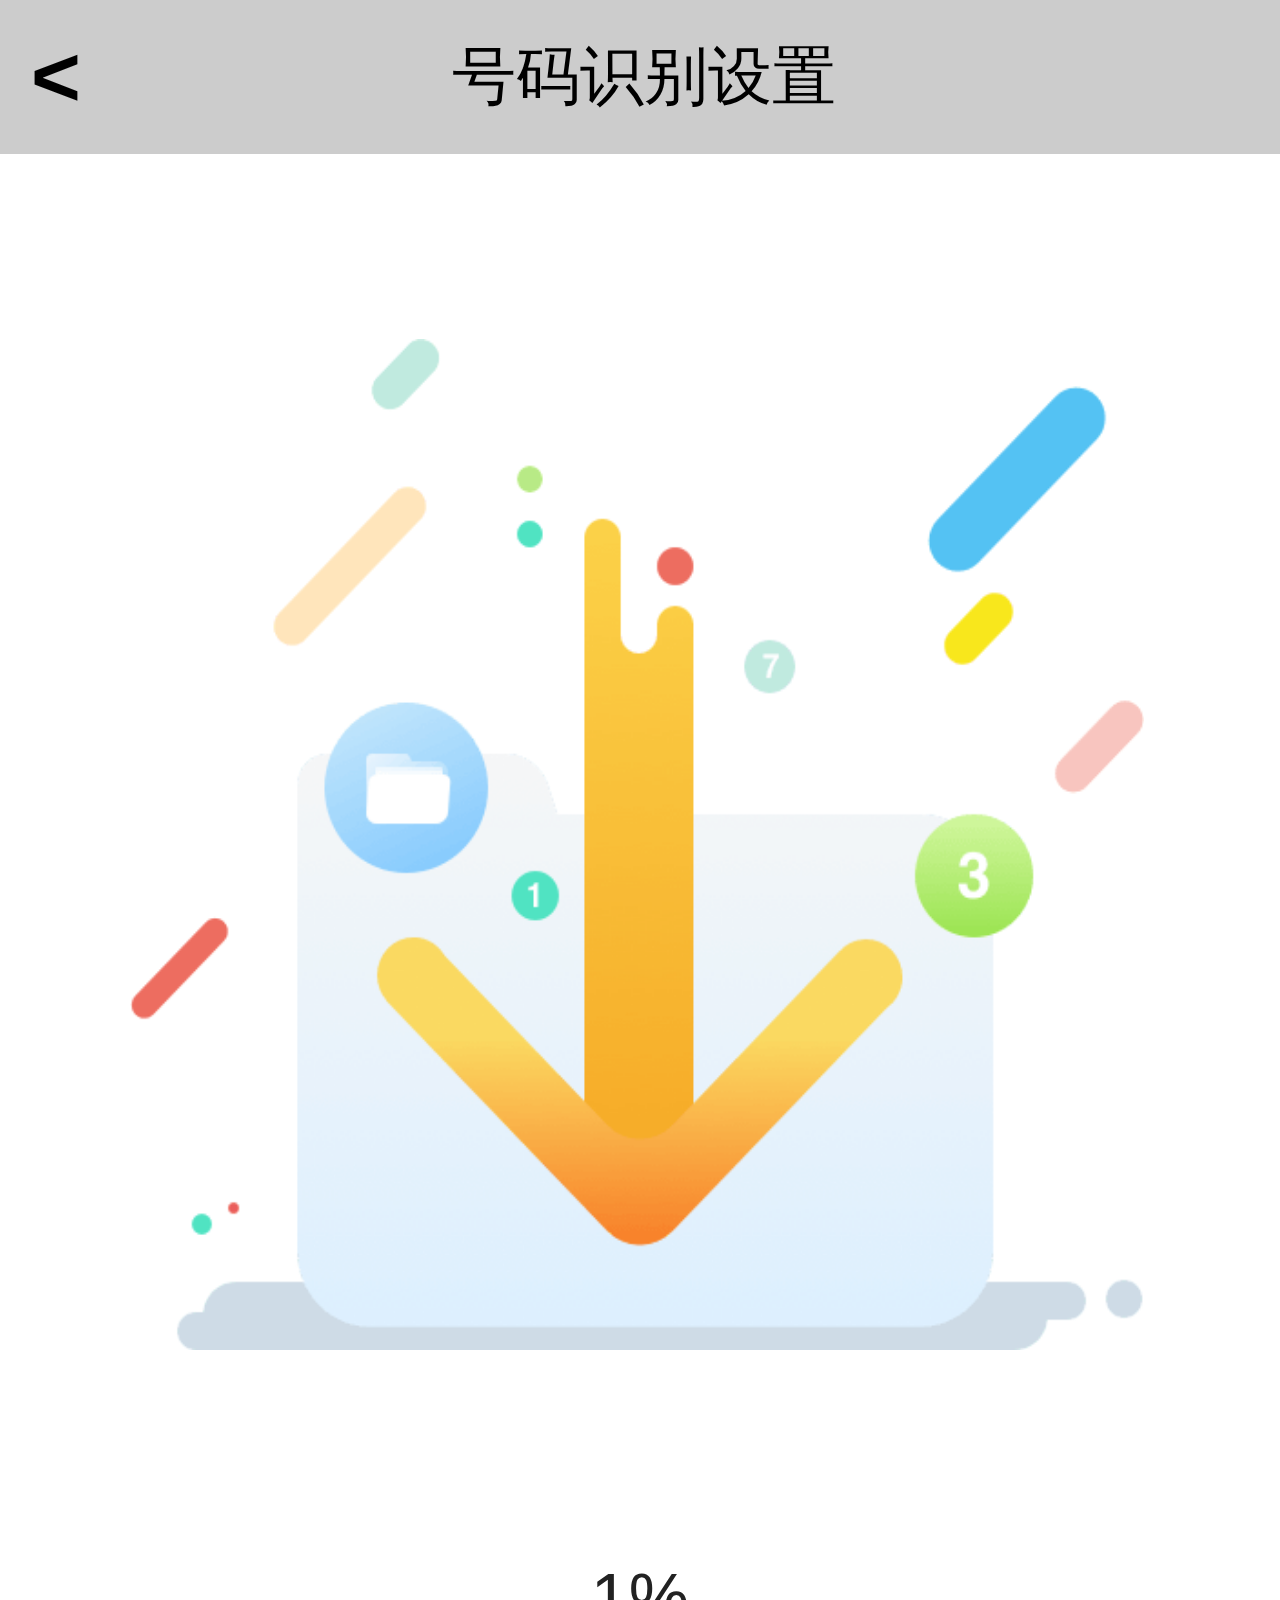
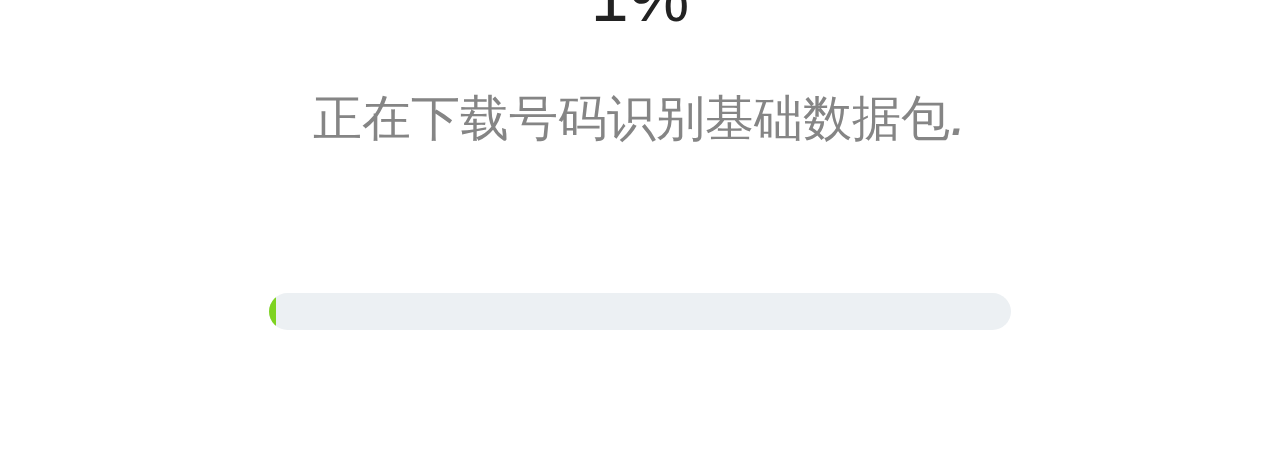
<file: index.html>
<!DOCTYPE html>
<html lang="en">
<head>
    <meta charset="UTF-8">
    <meta name="viewport"
          content="width=device-width,height=device-height, 
          initial-scale=1.0, user-scalable=no, 
          minimum-scale=1.0, maximum-scale=1.0">
    <meta http-equiv="X-UA-Compatible" content="ie=edge">
    <title>ios</title>
    <link rel="stylesheet" href="css/cube.css">
    <link rel="stylesheet" href="css/index.css">
    <script src="js/init.js"></script>
    <script src="js/jquery-3.1.1.min.js"></script>
</head>
<body>
    <div class="ios_head">
        <div> < </div>
        <p>号码识别设置</p>
    </div>
    <div class="ios_main">
        <!--图片-->
        <div class="i_m_img">
            <img src="images/bg_gengxin@2x.png"/>
        </div>
        <!--下载数据进度-->
        <div class="i_m">
            <span id="i_m_span">0%</span>
            <p id="i_m_p">正在下载号码识别基础数据包<i id="i_m_i"></i></p>
        </div>
        <!--进度条-->
        <div class="plan">
            <p><span id="plan_span"></span></p>
        </div>
    </div>
    <script src="js/index.js"></script>
</body>
</html>
</file>
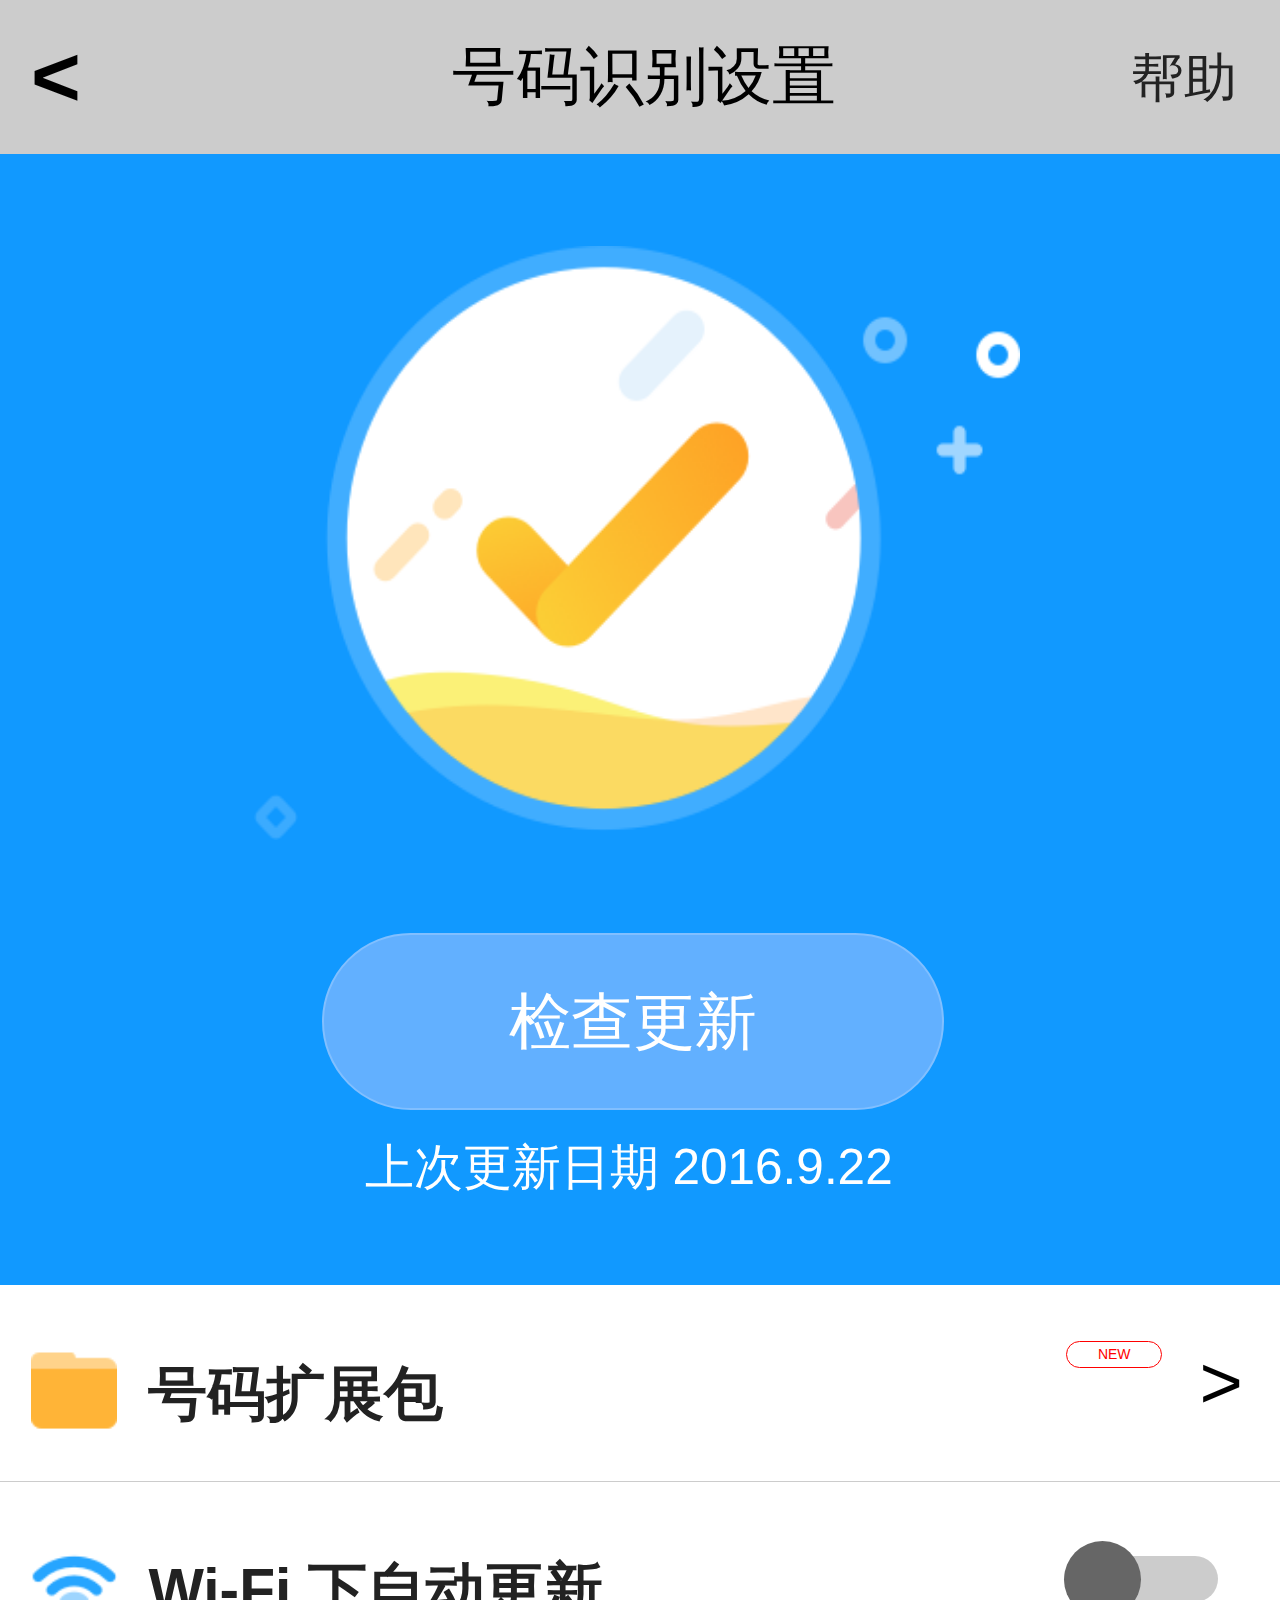
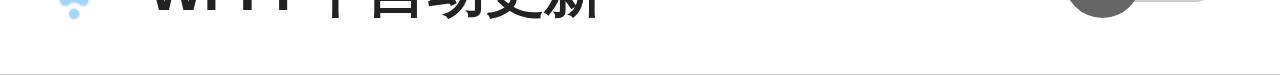
<file: style.html>
<!DOCTYPE html>
<html lang="en">
<head>
    <meta charset="UTF-8">
    <meta name="viewport"
          content="width=device-width,height=device-height, 
          initial-scale=1.0, user-scalable=no, 
          minimum-scale=1.0, maximum-scale=1.0">
    <meta http-equiv="X-UA-Compatible" content="ie=edge">
    <title>ios</title>
    <link rel="stylesheet" href="css/cube.css">
    <link rel="stylesheet" href="css/style.css">
    <script src="js/init.js"></script>
    <script src="js/jquery-3.1.1.min.js"></script>
</head>
<body>
    <div class="ios_head">
        <div> < </div>
        <p>号码识别设置</p>
        <a href="#">帮助</a>
    </div>
    <!--主体-->
    <div class="box_main">
        <!--图-->
        <div class="b_m_img">
            <img src="images/bg_dagou@2x.png"/>
        </div>
        <!--键-->
        <div class="main">
            <p id="main_p">检查更新</p>
            <span>上次更新日期&nbsp;2016.9.22</span>
        </div>
    </div>
    <!--li-->
    <ul>
        <li>
            <div class="li_left">
                <img src="images/iocn_wenjianbao@3x.png"/>
                <span>号码扩展包</span>
            </div>
            <div class="li_right">
                <span> > </span>
                <p>NEW</p>
            </div>
        </li>
        <li>
            <div class="li_left">
                <img src="images/iocn_wi-fi@3x.png"/>
                <span>Wi-Fi&nbsp;下自动更新</span>
            </div>
            <!--开关-->
            <div class="li_right">
                <div class="switch">
                    <div id="off"></div>
                </div>
            </div>
        </li>
    </ul>
    <script src="js/style.js"></script>
</body>
</html>
</file>
<file: css/index.css>
.ios_head{
    width: 100%;
    background: #CCC;
    overflow: hidden;
}
.ios_head div{
    float: left;
    font-size: 1.2rem;
    font-weight: bold;
    padding: 0 0.4348rem;
}
.ios_head p{
    float: left;
    font-size: 0.9rem;
    margin-top: 0.2609rem;
    margin-left: 4.7826rem;
}
/*图片*/
.i_m_img{
    padding: 2.6087rem 1.8261rem;
}
.i_m_img img{
    width: 14.2609rem;
    height: 14.2174rem;
}
/*下载数据进度*/
.i_m span{
    display: block;
    text-align: center;
    font-size: 0.9565rem;
    color: #222222;
}
.i_m p{
    width: 100%;
    text-align: center;
    font-size: 0.6957rem;
    color: #858585;
}
.i_m p i{
    font-size: 0.8696rem;
    color: #858585;
}
/*进度条*/
.plan{
    padding: 1.7391rem 3.7826rem;
}
.plan p{
    width: 10.4348rem;
    height: 0.5217rem;
    overflow: hidden;
    border-radius: 0.4348rem;
    background: #ecf0f3;
}
.plan p span{
    display: block;
    height: 100%;
    background: #7ed321;
    transition: all 0.2s; 
}
</file>
<file: css/style.css>
.ios_head{
    width: 100%;
    background: #CCC;
    overflow: hidden;
}
.ios_head div{
    float: left;
    font-size: 1.2rem;
    font-weight: bold;
    padding: 0 0.4348rem;
}
.ios_head p{
    float: left;
    font-size: 0.9rem;
    margin-top: 0.2609rem;
    margin-left: 4.7826rem;
}
.ios_head a{
    display: block;
    float: right;
    font-size: 0.7391rem;
    color: #222222;
    margin-top: 0.4348rem;
    margin-right: 0.6087rem;
}
/*主体*/
.box_main{
    width: 100%;
    background: #1199ff;
}
/*图*/
.b_m_img{
    padding: 1.3043rem 3.5652rem;
}
.b_m_img img{
    width: 10.7826rem;
    height: 8.3478rem;
}
/*键*/
.main{
    padding-bottom: 0.8696rem;
    overflow: hidden;
}
.main p{
    float: left;
    width: 8.6957rem;
    padding: 0.4348rem 0;
    text-align: center;
    overflow: hidden;
    font-size: 0.8696rem;
    color: #FFF;
    border: 2px solid #81bfff;
    border-radius: 1.3043rem;
    background: #62b0ff;
    margin-left: 4.5217rem;
}
.main span{
    display: block;
    padding: 0.1739rem 0;
    float: left;
    font-size: 0.6957rem;
    color: #FFF;
    margin-left: 5.1304rem;
}
/*li*/
ul li{
    overflow: hidden;
    border-bottom: 1px solid #CCC;
}
ul li div{
    width: 50%;
    float: left;
}
.li_left{
    overflow: hidden;
    padding: 0.4348rem 0;
}
.li_left img{
    float: left;
    width: 1.2174rem;
    height: 1.2174rem;
    margin-top: 0.4348rem;
    margin-left: 0.4348rem;
}
.li_left span{
    display: block;
    float: left;
    font-size: 0.8261rem;
    font-weight: bold;
    color: #222222;
    margin-top: 0.3478rem;
    margin-left: 0.4348rem;
}
.li_right{
    overflow: hidden;
    padding: 0.4348rem 0
}
.li_right span{
    display: block;
    float: right;
    font-size: 1.0435rem;
    padding: 0 0.5217rem;
}
.li_right p{
    float: right;
    padding: 0 0.4348rem;
    border-radius: 0.6087rem;
    border: 1px solid red;
    color: red;
    margin-top: 0.3478rem;
}
/*开关*/
.switch{
    float: right;
    width: 2.1739rem;
    height: 0.6522rem;
    border-radius: 0.6087rem;
    background: #CCC;
    margin-top: 0.6087rem;
    margin-right: 0.8696rem;
    transition: all 1s;
    position: relative;
}
.switch div{
    width: 1.087rem;
    height: 1.087rem;
    border-radius: 50%;
    border-style: none;
    background: #666666;
    position: absolute;
    top: -0.2174rem;
    left: 0;
    transition: all 1s;
}
</file>
<file: css/cube.css>
@charset "UTF-8";
/**
* @file:      Neat.css
* @author:    一丝
* @update:    2016年08月10日22:05:05
* @copyright: 基于 normalize.css | MIT License
*/
/**
* Neat.css 解决的问题
* 基于业务需要兼容的浏览器做到以下几点：
* 1.解决BUG，特别是低级浏览器的常见BUG；
* 2.统一效果，但不盲目追求重置为0；
* 3.向后兼容；
* 4.考虑响应式；
* 5.考虑移动设备。
*/
/* ==========================================================================
 有即是无，无即是有
 ========================================================================== */
body, dl, dd,
ul, ol,
h1, h2, h3, h4, h5, h6, pre,
form, fieldset, legend, input, textarea, optgroup,
p, blockquote, figure, hr, menu, dir,
thead, tbody, tfoot, th, td {
  margin: 0;
  padding: 0;
}

/**
* 非大面积文字排版网站通常不需要列表项，如果需要可单独设置
*/
ul, ol {
  list-style-type: none;
  list-style-image: none;
}

/* ==========================================================================
 链接
 ========================================================================== */
/**
* 1. 去除链接默认的下划线，提高文字可读性
* 2. 去掉 IE 10+ 点击链接时的灰色背景
*/
a {
  text-decoration: none;
  /* 1 */
  background-color: transparent;
  /* 2 */
}

/**
* 去掉点击时的焦点框，同时保证使用键盘可以显示焦点框
*/
a:active,
a:hover {
  outline-width: 0;
}

/**
* 统一 Chrome 和 Safari 的焦点框样式
* Chrome 中 thin 关键字放大页面后焦点框不会放大 http://jsbin.com/ehakom/1
* Firefox 中 box-shadow 会导致焦点框位置偏移，需用「outline-offset」修正
*
*/
a:focus {
  outline: 1px dotted;
}

/* ==========================================================================
 字体和基础排版
 ========================================================================== */
/**
* 1.防止 iOS 横屏字号放大，同时保证在PC上 zoom 功能正常
*/
html {
  -webkit-text-size-adjust: 100%;
      -ms-text-size-adjust: 100%;
          text-size-adjust: 100%;
  /* 1 */
  font-size: 62.5%;
  /* 10/16=62.5% */
}

body {
  font-size: 14px;
  line-height: 1.8;
}

/**
* 所有 font-family 小写，存在空格的字体名加单引号
* @default-font: 'helvetica neue', tahoma, \5B8B\4F53, sans-serif;
* @heading-font: 'helvetica neue', tahoma, 'hiragino sans gb', stheiti,
  \5FAE\8F6F\96C5\9ED1, \5B8B\4F53, 'wenquanyi micro hei', sans-serif;
* @code-font: monaco, menlo, consolas, monospace;
*/
/**
* 中文优先使用冬青黑体简体(OS X)、微软雅黑(Windows)和文泉驿微米黑(Linux)
* 西文使用 tahoma
* 1. 防止元素中「font-family」不能继承
* 2. 西文字体和 OS X 字体写在前面
* 3. Opera 12.1 之前版本不支持中文字体的英文名称
* 4. 微软雅黑「\5FAE\8F6F\96C5\9ED1」,中易宋体「\5B8B\4F53」
*/
body,
button,
input,
select,
textarea {
  font-family: 'helvetica neue', arial, 'hiragino sans gb', stheiti, 'wenquanyi micro hei', \5FAE\8F6F\96C5\9ED1, \5B8B\4F53, sans-serif;
  -ms-text-autospace: ideograph-alpha ideograph-numeric ideograph-parenthesis;
  /* 5 */
  text-spacing: ideograph-alpha ideograph-numeric ideograph-parenthesis;
  /* 5 */
}

/**
* 中文小于 12px 可读性很差
* 1. 统一 IE 6-7 中字体大小
* 2. 统一 Firefox 4+，Safari 5 和 Chrome 中「section」和「article」内的字体大小
*/
h1, h2, h3, h4, h5, h6 {
  font-weight: normal;
}

h1 {
  font-size: 36px;
}

h2 {
  font-size: 30px;
}

h3 {
  font-size: 22px;
}

h4 {
  font-size: 18px;
}

h5 {
  font-size: 14px;
}

h6 {
  font-size: 12px;
}

/**
* 修正「abbr」元素在 Firefox 外其他浏览器没有下划线的问题
* 添加问号光标，明确语义
*/
abbr,
acronym {
  border-bottom: 1px dotted;
  /* 1 */
  cursor: help;
  /* 2 */
}

/**
* Firefox3+，Safari4/5 和 Chrome 中统一设置为粗体
*/
b,
strong {
  font-weight: bold;
}

/**
* 修正 Safari5 和 Chrome 中没有样式的问题
*/
dfn {
  font-style: italic;
}

/**
* 修正 Firefox 和其他浏览器之间的差异
*/
hr {
  -webkit-box-sizing: content-box;
          box-sizing: content-box;
  height: 0;
}

/**
* 网页标记，荧光笔
* 修正 IE6-11 中没有样式的问题
*/
mark {
  background-color: #d2e5ff;
  color: #000;
}

/**
* 统一代码的字体设置
* 字体要能明确区分数字 0 和字母 o
* Mac 优先使用 Monaco，Windows 优先使用 Consolas
* XP自带 Courier New
* Windows 7开始自带的 Consolas
* Mac上自带的Monaco，Osaka-Mono
*/
code,
kbd,
pre,
samp {
  font-family: monaco, menlo, consolas, 'courier new', courier, monospace;
}

/**
* 增强所有浏览器中 pre 标签中文本的可读性
* 1. IE 6-7 不支持 pre-wrap
* 2. pre 标签应当包含滚溢出
*/
pre {
  white-space: pre;
  white-space: pre-wrap;
  /* 1 */
  word-wrap: break-word;
  overflow: auto;
}

/**
* 行内引用
* IE 6-7 不支持 quotes 属性
* 现代浏览器去除 quotes 内容
*/
q {
  quotes: none;
}

/**
* Safari 4 不支持<q>标签
*/
q:before,
q:after {
  content: '';
  content: none;
}

/**
* 中文网页<small>元素字号小于 12px 不易阅读
*/
small {
  font-size: 85.7%;
  /* 12/14=0.8571428571 */
}

/**
* 防止所有浏览器中的<sub>和<sup>影响行高
* http://jsbin.com/usoyal/1/edit
*/
sub,
sup {
  font-size: 75%;
  line-height: 0;
  position: relative;
  vertical-align: baseline;
}

sup {
  top: -.5em;
}

sub {
  bottom: -.25em;
}

/* ==========================================================================
 表格
 ========================================================================== */
/**
* 合并单元格边框
*/
table {
  border-collapse: collapse;
  border-spacing: 0;
}

/**
* 修复 IE 中 th 不能继承 text-align 的问题并统一左对齐
* http://jsbin.com/evoxif/2/edit
*/
th {
  text-align: left;
}

/**
* 单元格添加边框
*/
table th,
table td {
  border: 1px solid #ddd;
  padding: 8px 10px;
}

/**
* 表头底部边框
*/
table th {
  font-weight: inherit;
  border-bottom-width: 2px;
  border-bottom-color: #ccc;
}

/* ==========================================================================
 嵌入元素
 ========================================================================== */
/**
* 1. 去除 IE6-9 和 Firefox 3 中 a 内部 img 元素默认的边框
* 2. 修正 IE8 图片消失bug
* 3. 防止 img 指定「height」时图片高度不能按照宽度等比缩放，导致图片变形
    http://jsbin.com/aJoTUca/2
* 4. 让图片支持响应式
* 5. 去除现代浏览器图片底部的空隙
* 6. 修复 IE7 图片缩放失真
*/
img {
  border-style: none;
  /* 1 */
  width: auto\9;
  /* 2 */
  height: auto;
  /* 3 */
  max-width: 100%;
  /* 4 */
  vertical-align: top;
  /* 5 */
  -ms-interpolation-mode: bicubic;
  /* 6 */
}

/**
* 修复 IE9 中的「overflow」的怪异表现
*/
svg:not(:root) {
  overflow: hidden;
}

/* ==========================================================================
 表单
 ========================================================================== */
/**
* 定义一致的边框、外边距和内边距
*/
fieldset {
  border: 1px solid #c0c0c0;
  margin: 0 2px;
  padding: .35em .625em .75em;
}

/**
* 1. 修正 IE 6-9 中颜色不能继承的问题
* 2. 修正 Firefox3 中文字不换行的问题
* 3. 修正 IE6-7 中怪异的对齐方式
*/
legend {
  border-style: none;
  /* 1 */
  white-space: normal;
  /* 2 */
  *margin-left: -7px;
  /* 3 */
}

/**
* 1. 修正所有浏览器中字体不继承的问题
* 2. 修正所有浏览器中字号不继承的问题
* 3. 修正 Firefox 3+， Safari5 和 Chrome 中外边距不同的问题
* 4. 改善在所有浏览器下的垂直对齐方式
*/
button,
input,
select,
textarea {
  font-family: inherit;
  /* 1 */
  font-size: 100%;
  /* 2 */
  margin: 0;
  /* 3 */
  vertical-align: baseline;
  /* 4 */
  *vertical-align: middle;
  /* 4 */
}

/**
* 修正 IE7 随着字数增加边距不断增加的问题
*/
input,
button {
  *overflow: visible;
}

/**
* 统一各浏览器「text-transform」不会继承的问题
* http://jsbin.com/iqecic/1/edit
* http://tjvantoll.com/2012/07/10/default-browser-handling-of-the-css-text-transform-property/
*/
button,
select {
  text-transform: none;
}

/**
* 1. 避免 Android 4.0.* 中的 WebKit bug ，该bug会破坏原生的
 「audio」 和「video」的控制器
* 2. 更正 iOS 中无法设置可点击的「input」的问题
* 3. 统一其他类型的「input」的光标样式
*/
button,
html input[type="button"],
input[type="reset"],
input[type="submit"] {
  -webkit-appearance: button;
  /* 2 */
  cursor: pointer;
  /* 3 */
}

/**
* 重置按钮禁用时光标样式
*/
button[disabled],
input[disabled] {
  cursor: default;
}

/**
* 1. 修正 IE 8/9 box-sizing 被设置为「content-box」的问题
* 2. 移除 IE 8/9 中多余的内边距
* 3. 移除 IE7 中多余的内边距(IE6 中任然存在)
*/
input[type="checkbox"],
input[type="radio"] {
  -webkit-box-sizing: border-box;
          box-sizing: border-box;
  /* 1 */
  padding: 0;
  /* 2 */
  *height: 13px;
  /* 3 */
  *width: 13px;
  /* 3 */
}

/**
* 1. 修正 Safari 5 和 Chrome 中「appearance」被设置为「searchfield」的问题
* 2. 修正 Safari 5 和 Chrome 中「box-sizing」被设置为 「border-box」的问题
*/
input[type="search"] {
  -webkit-appearance: textfield;
  /* 1 */
  -webkit-box-sizing: content-box;
          box-sizing: content-box;
}

/**
* 1.移除 OS X 中 Safari5 和 Chrome 搜索框内侧的左边距
* 2.如果需要隐藏清除按钮需要加上
 input[type="search"]::-webkit-search-cancel-button
*/
input[type="search"]::-webkit-search-decoration {
  -webkit-appearance: none;
}

/**
* 移除 Firefox 3+ 的内边距
*/
button::-moz-focus-inner,
input::-moz-focus-inner {
  border-style: none;
  padding: 0;
}

/**
* 修正 Chrome 中 input [type="number"] 在特定高度和 font-size 时,
* 下面一个箭头光标变成「cursor: text」
* @demo: http://jsfiddle.net/FFXEc/
* 动画演示：http://gtms04.alicdn.com/tps/i4/T18kd8FCtaXXc_FhcF-330-350.gif
*/
input[type="number"]::-webkit-inner-spin-button,
input[type="number"]::-webkit-outer-spin-button {
  height: auto;
}

/**
* 1. 移除 IE6-11 中默认的垂直滚动条
* 2. 禁止水平拖动，防止破坏布局
*/
textarea {
  overflow: auto;
  /* 1 */
  resize: vertical;
  /* 2 */
}

/**
* 修正 Chrome 30- option 中文字无法显示的问题
* http://jsbin.com/avujas/1/edit
*/
select:disabled option:checked,
option:disabled:checked {
  color: #d2d2d2;
}

/**
* 修正 Safari 3+, Chrome 1+ Placeholder 居中问题
*/
@media screen and (-webkit-min-device-pixel-ratio: 0) {
  input {
    line-height: normal !important;
  }
}

/**
* 修正 Firefox 19+ Placeholder 设置了opacity 的问题
*/
input::-moz-placeholder, textarea::-moz-placeholder {
  color: darkGray;
  opacity: 1;
}

/**
* label 元素给予手型，暗示此处可点击
*/
label {
  cursor: pointer;
}

/**
* 统一 select 样式, Firefox 中有 padding:1px 0
* http://jsbin.com/avujas/1/edit
*/
select[size],
select[multiple],
select[size][multiple] {
  border: 1px solid #aaa;
  padding: 0;
}

/* ==========================================================================
 HTML5 元素
 ========================================================================== */
/**
* 修正未定义为「block」的元素
*/
article,
aside,
details,
figcaption,
figure,
footer,
header,
hgroup,
main,
nav,
section,
summary {
  display: block;
}

/**
* 1. 修正未定义为「inline-block」的元素
* 2. 修正 Chrome、Firefox、Opera 中 「progress」元素 vertical-align 默认值不一致
*/
audio,
canvas,
video,
progress {
  display: inline-block;
  /* 1 */
  vertical-align: baseline;
  /* 2 */
}

/**
* 1.防止现代浏览器将没有「controls」属性的 「audio」元素显示出来
* 2.去掉 iOS 5 中多余的高度
*/
audio:not([controls]) {
  display: none;
  /* 1 */
  height: 0;
  /* 2 */
}

/**
* 修复 IE 7/8/9，Firefox 3 和 Safari 4 中 「hidden」属性不起作用的问题
* 在IE、Safari、Firefox 22- 中隐藏「template」元素
*/
[hidden], template {
  display: none;
}

/**
* 为可拖动元素添加拖动的光标
* http://jsbin.com/apavod/1/edit
*/
[draggable] {
  cursor: move;
}

/*
* 基础布局
* @ Name:        layout.css V1.0.0
* @ Author:      一丝
* @ Update:      2013-9-30 15:39:51;
* @ Copyright:   MIT License
*/
/*
*@ Name:       inline-block 组件
*@ Author:     一丝
*@ Update:     2013-9-29 16:05:04
*@ Usage:      清除空隙需在外层容器加上 dib-box，dib 可单独使用
*/
.dib {
  display: inline-block;
  *display: inline;
  *zoom: 1;
}

.dib-box {
  font-size: 0;
  /* 所有浏览器 */
  *word-spacing: -1px;
  /* IE6/7 */
}

@media (-webkit-min-device-pixel-ratio: 0) {
  .dib-box {
    letter-spacing: -5px;
    /* Safari 5- 等不支持 font-size: 0 的浏览器 */
  }
}

.dib-box .dib {
  vertical-align: top;
  font-size: 12px;
  letter-spacing: normal;
  word-spacing: normal;
  line-height: inherit;
}

/*
*@ Name:        自适应两端对齐组件
*@ Author:      一丝
*@ Update:      2013-9-29 16:05:04
*@ Rely：       依赖 inline-block 解决方案
*@ Usage:       外层加上 justify，内部需要两端对齐的元素都加上 dib,dib 与 justify 不要同时出现
*@ Demo:        http://jsbin.com/OsEcOMA/1/
*/
/**
* 防止行高增大
* 尽量不要在父元素上设置行高
*/
.justify,
.dib-box .justify {
  font-size: 0;
  line-height: inherit;
}

.justify {
  text-align: justify;
  text-justify: inter-ideograph;
  /* IE 6-7 */
  *zoom: 1;
  /* IE 6-7 触发 hasLayout 使一行也能两端对齐 */
  -moz-text-align-last: justify;
       text-align-last: justify;
  /* IE 8+ */
}

/**
* 不支持 text-align-last 的浏览器用伪元素模拟
* 1. margin-left:100% 仅 WebKit 支持
*/
.justify:after {
  content: "";
  display: inline-block;
  width: 100%;
  /* 1 */
}

/* 子元素取消两端对齐 */
.justify .dib {
  -moz-text-align-last: auto;
       text-align-last: auto;
  text-justify: auto;
  text-align: left;
  font-size: 12px;
  letter-spacing: normal;
  word-spacing: normal;
}

/*
*@ Name:       CSS 三角形组件
*@ Author:     一丝
*@ Update:     2013-9-29 16:05:04
*@ Usage:
*/
.arrow {
  font-size: 0;
  width: 0;
  height: 0;
  line-height: 0;
  display: inline-block;
  *display: inline;
  *zoom: 1;
  vertical-align: -2px;
  border: 0 dashed transparent;
  border-width: 6px;
}

.arrow-top {
  border-bottom-style: solid;
  border-bottom-color: #2ab2df;
}

.arrow-bottom {
  border-top-style: solid;
  border-top-color: #2ab2df;
}

.arrow-left {
  border-right-style: solid;
  border-right-color: #2ab2df;
}

.arrow-right {
  border-left-style: solid;
  border-left-color: #2ab2df;
}

/* ◤左上角 */
.arrow-left-top {
  border-top-style: solid;
  border-top-color: #2ab2df;
  border-left-width: 0 !important;
}

/* ◥右上角 */
.arrow-right-top {
  border-top-style: solid;
  border-top-color: #2ab2df;
  border-right-width: 0 !important;
}

/* ◣左下角 */
.arrow-left-bottom {
  border-bottom-style: solid;
  border-bottom-color: #2ab2df;
  border-left-width: 0 !important;
}

/* ◢右下角 */
.arrow-right-bottom {
  border-bottom-style: solid;
  border-bottom-color: #2ab2df;
  border-right-width: 0 !important;
}

/*
*@ Name:       替换元素等比缩放组件
*@ Author:     一丝
*@ Update:     2013-9-29 16:05:04
*@ Usage:      不同的视频网站由于控制栏高度不同，需要JS配合添加对应的 class
*/
.fluid-media {
  position: relative;
}

/* 容器 */
.fluid-media div,
.fluid-media video,
.fluid-media embed,
.fluid-media object,
.fluid-media iframe {
  position: absolute;
  width: 100%;
  height: 100%;
  left: 0;
  top: 0;
}

/* 常见的视频比例 */
.widescreen {
  padding-bottom: 56.25%;
  /* 宽屏 16:9=56.25% */
}

.narrowscreen {
  padding-bottom: 75%;
  /* 窄屏 4:3=75% */
}

/* 播放器控制栏的高度，更多网站按需扩展 */
.youku {
  padding-top: 40px;
  /* 优酷 */
}

.wole {
  padding-top: 40px;
  /* 我乐 56.com */
}

.tudou {
  padding-top: 50px;
  /* 土豆 */
}

.iqiyi {
  padding-top: 45px;
  /* 爱奇艺 */
}

.youtube {
  padding-top: 30px;
  /* Youtube */
}

/*
*@ Name:       未知高度垂直居中组件
*@ Author:     一丝
*@ Update:     2013-10-13 17:08:36
*@ Usage:      支持图片，单行或多行文字，以及图文混排
*/
/* 去除 inline-block 的空隙 */
.center-box {
  font-size: 0;
  *word-spacing: -1px;
  /* IE6、7 */
  height: 100%;
  /* 继承父级高度 */
}

/* 修复 Safari 5- inline-block 的空隙 */
@media (-webkit-min-device-pixel-ratio: 0) {
  .center-box {
    letter-spacing: -5px;
  }
}

/* 使用空标签生成一个高度100%的参照元素 */
.center-box .center-hack {
  display: inline-block;
  *display: inline;
  *zoom: 1;
  font-size: 0;
  width: 0;
  height: 100%;
  vertical-align: middle;
}

.center-box .center-body {
  letter-spacing: normal;
  word-spacing: normal;
  display: inline-block;
  *display: inline;
  *zoom: 1;
  font-size: 12px;
  vertical-align: middle;
  /* 保证文字垂直居中 */
  padding: 0 !important;
  /* 防止设置边距导致居中失效 */
  margin: 0 !important;
  width: 100%;
  /* 保证连续字符也能居中 */
  white-space: normal;
  /* 保证连续字符换行 */
  word-wrap: break-word;
}

.center-box .center-img {
  display: inline-block;
  *display: inline;
  *zoom: 1;
  width: 100%;
  text-align: center;
  /* 图片默认水平居中 */
  vertical-align: middle;
  padding: 0 !important;
  /* 防止设置边距导致居中失效 */
  margin: 0 !important;
  font-size: 0;
}

.center-box img {
  vertical-align: middle;
  /* 去除现代浏览器 img 底部空隙 */
}

/* ==========================================================================
 基础工具
 *@ Name:        utils.css V1.0.0
 *@ Author:      一丝
 *@ Update:      2013-9-30 15:39:57;
 *@ Copyright:   MIT License
 ========================================================================== */
/**
* 闭合浮动
* @Author: 一丝
* @Doc: http://nicolasgallagher.com/micro-clearfix-hack/
*/
.clearfix:before,
.clearfix:after {
  content: "";
  display: table;
}

.clearfix:after {
  clear: both;
}

.clearfix {
  *zoom: 1;
  /* IE6-7 触发 hasLayout */
}

/*
*@ Name:       自适应图文混排组件
*@ Update:     2013-9-29 19:23:27
*@ Usage:      如果有溢出的内容需要显示请使用 clearcell
*@ demo:       http://jsbin.com/EMIvoJohU/1/edit
*/
.clearall {
  overflow: hidden;
  /* stylelint-disable */
  _overflow: visible;
  /* stylelint-enable */
  *zoom: 1;
}

.clearcell {
  display: table-cell;
  *zoom: 1;
}

.clearcell:after {
  clear: both;
  display: block;
  visibility: visible;
  overflow: hidden;
  height: 0 !important;
  line-height: 0;
  font-size: xx-large;
  content: " x x x x x x x x x x x x x x x x x x x x x x x x x x x x x x x x x x x x x x x x x x x x x x x x x x x x x x x x x x x x x x x x x x x x x x x x x x x x x x x x x x x x x x x x x x x x x x x x x x x x x x x x x x x x x x x x x x x x x x x x x x x x x x x x x x x x x x x x x x x x x x x x x x x x x x x x x x x x ";
}

/* 强制不换行 */
.nowrap {
  white-space: nowrap;
  word-wrap: normal;
}

/* 连续字符换行 */
.wrap {
  white-space: normal;
  word-wrap: break-word;
}

.hidden, .hide {
  display: none;
}

/**
* 文字溢出显示省略号
* 1. Chrome 21+ bug https://bugs.webkit.org/show_bug.cgi?id=121902
*/
.ellipsis {
  display: block;
  white-space: nowrap;
  word-wrap: normal;
  overflow: hidden;
  text-overflow: ellipsis;
  text-align: left;
  /* 2 */
}

/* --------------------------------------------------------------------------
 图片替换
 -------------------------------------------------------------------------- */
/** 隐藏文字
* 1.text-indent:-999em 存在性能问题：
*   http://www.zeldman.com/2012/03/01/replacing-the-9999px-hack-new-image-replacement/
*/
.text-hide {
  text-indent: 100%;
  /* 1 */
  white-space: nowrap;
  overflow: hidden;
}

/**
* 裁剪方式隐藏元素
* 1. IE6-8 有严重漏洞，请勿使用 https://www.hkcert.org/my_url/zh/101104_ms_ie_css_tagparsing_vuln
* 2. VoiceOver 无法读出宽高为 0 的元素
*/
.clip-hide {
  position: absolute !important;
  /* clip: rect(1px 1px 1px 1px); /* IE6, IE7 */
  clip: rect(1px, 1px, 1px, 1px);
  /* 1 */
  padding: 0 !important;
  border: 0 none !important;
  height: 1px !important;
  /* 2 */
  width: 1px !important;
  overflow: hidden;
}

/* img replace，通过定位方式隐藏内容 */
.ir {
  position: relative;
  z-index: -1;
  overflow: hidden;
}

.ir-bg {
  position: relative;
  z-index: 1;
}

/**
* 禁用中文输入法
* 1. 默认关闭输入法，但用户还可以手动开启，Firefox Linux 版不支持。
* @note: 仅 IE 5+，Firefox 3+ 支持
* @doc:  https://developer.mozilla.org/en-US/docs/Web/CSS/ime-mode
*/
.ime-inactive {
  ime-mode: inactive !important;
  /* 1 */
}

/**
* 隐藏<select>元素的下拉箭头
* 1. 隐藏 WebKit 中的下拉箭头
* 2. Firefox 存在bug，该属性不完全生效，
    https://bugzilla.mozilla.org/show_bug.cgi?id=649849
* 3. 实验数值，Firefox for Android text-indent 需要设置大于 5px
* @doc: https://gist.github.com/joaocunha/6273016
* @demo: http://jsbin.com/EdiZuvO/1/edit
*/
.select-no-appearance {
  -webkit-appearance: none;
  /* 1 */
  -moz-appearance: none;
  /* 2 */
  appearance: none;
  text-overflow: "";
  /* 3 */
  text-indent: .01px;
  /* 3 */
}

/*
* 1. 防止 OS X 中 Webfont 视觉上看起来变粗
* 2. Fiefox 25 开始支持「-moz-osx-font-smoothing:auto(默认)|grayscale」
* Demo: http://jsbin.com/iWItiQe/2
*/
.antialiased {
  -webkit-font-smoothing: antialiased;
  /* 1 */
  -moz-osx-font-smoothing: grayscale;
  /* 2 */
}

/**
* 统一用双线显示人民币符号「&yen;(￥)」
*/
.rmb,
.yuan {
  font-family: arial;
  font-style: normal;
}

/* 默认按钮样式 */
.btn {
  -webkit-box-sizing: content-box;
          box-sizing: content-box;
  display: inline-block;
  border: 1px solid #ddd;
  *border: 0 none;
  border-radius: 2px;
  *margin-right: .3em;
  margin-bottom: 0;
  padding: 0 10px;
  *padding: 1px 10px;
  width: auto;
  height: 21px;
  line-height: 21px;
  font-size: 12px;
  font-weight: bold;
  cursor: pointer;
  border-bottom-color: #bbb !important;
  background-color: #f4f4f4;
  background-repeat: repeat-x;
  background-image: -webkit-gradient(linear, left top, left bottom, from(#f8f8f8), to(#eee));
  background-image: -webkit-linear-gradient(top, #f8f8f8, #eee);
  background-image: linear-gradient(to bottom, #f8f8f8, #eee);
  filter: progid:DXImageTransform.Microsoft.gradient(startColorstr='#fff8f8f8', endColorstr='#ffeeeeee', GradientType=0);
}

.btn,
.btn:hover,
.btn:visited {
  color: #333 !important;
}

.btn:hover {
  -webkit-box-shadow: none;
          box-shadow: none;
  background-color: #ededed;
  background-repeat: repeat-x;
  background-image: -webkit-gradient(linear, left top, left bottom, from(#f2f2f2), to(#e6e6e6));
  background-image: -webkit-linear-gradient(top, #f2f2f2, #e6e6e6);
  background-image: linear-gradient(to bottom, #f2f2f2, #e6e6e6);
  filter: progid:DXImageTransform.Microsoft.gradient(startColorstr='#fff2f2f2', endColorstr='#ffe6e6e6', GradientType=0);
}

.btn:active {
  background-color: #ebebeb;
  background-repeat: repeat-x;
  background-image: -webkit-gradient(linear, left top, left bottom, from(#e6e6e6), to(#f2f2f2));
  background-image: -webkit-linear-gradient(top, #e6e6e6, #f2f2f2);
  background-image: linear-gradient(to bottom, #e6e6e6, #f2f2f2);
  filter: progid:DXImageTransform.Microsoft.gradient(startColorstr='#ffe6e6e6', endColorstr='#fff2f2f2', GradientType=0);
}

/* 错误 */
.btn-error {
  border-color: transparent;
  border-bottom-color: #c21b1b !important;
  background-color: #ff3636;
  background-repeat: repeat-x;
  background-image: -webkit-gradient(linear, left top, left bottom, from(#f44), to(#f22));
  background-image: -webkit-linear-gradient(top, #f44, #f22);
  background-image: linear-gradient(to bottom, #f44, #f22);
  filter: progid:DXImageTransform.Microsoft.gradient(startColorstr='#ffff4444', endColorstr='#ffff2222', GradientType=0);
}

.btn-error,
.btn-error:hover,
.btn-error:visited {
  color: #fff !important;
}

.btn-error:hover {
  background-color: #e41b1b;
  background-repeat: repeat-x;
  background-image: -webkit-gradient(linear, left top, left bottom, from(#ee2020), to(#d51314));
  background-image: -webkit-linear-gradient(top, #ee2020, #d51314);
  background-image: linear-gradient(to bottom, #ee2020, #d51314);
  filter: progid:DXImageTransform.Microsoft.gradient(startColorstr='#ffee2020', endColorstr='#ffd51314', GradientType=0);
}

.btn-error:active {
  background-color: #df1819;
  background-repeat: repeat-x;
  background-image: -webkit-gradient(linear, left top, left bottom, from(#d51314), to(#ee2020));
  background-image: -webkit-linear-gradient(top, #d51314, #ee2020);
  background-image: linear-gradient(to bottom, #d51314, #ee2020);
  filter: progid:DXImageTransform.Microsoft.gradient(startColorstr='#ffd51314', endColorstr='#ffee2020', GradientType=0);
}

/* 警告 */
.btn-warning {
  border-color: transparent;
  border-bottom-color: #cf370c !important;
  background-color: #ff4e00;
  background-repeat: repeat-x;
  background-image: -webkit-gradient(linear, left top, left bottom, from(#f50), to(#f40));
  background-image: -webkit-linear-gradient(top, #f50, #f40);
  background-image: linear-gradient(to bottom, #f50, #f40);
  filter: progid:DXImageTransform.Microsoft.gradient(startColorstr='#ffff5500', endColorstr='#ffff4400', GradientType=0);
}

.btn-warning,
.btn-warning:hover,
.btn-warning:visited {
  color: #fff !important;
}

.btn-warning:hover {
  background-color: #ef4000;
  background-repeat: repeat-x;
  background-image: -webkit-gradient(linear, left top, left bottom, from(#f40), to(#d73900));
  background-image: -webkit-linear-gradient(top, #f40, #d73900);
  background-image: linear-gradient(to bottom, #f40, #d73900);
  filter: progid:DXImageTransform.Microsoft.gradient(startColorstr='#ffff4400', endColorstr='#ffd73900', GradientType=0);
}

.btn-warning:active {
  background-color: #e73d00;
  background-repeat: repeat-x;
  background-image: -webkit-gradient(linear, left top, left bottom, from(#d73900), to(#f40));
  background-image: -webkit-linear-gradient(top, #d73900, #f40);
  background-image: linear-gradient(to bottom, #d73900, #f40);
  filter: progid:DXImageTransform.Microsoft.gradient(startColorstr='#ffd73900', endColorstr='#ffff4400', GradientType=0);
}

/* 主要 */
.btn-primary {
  border-color: transparent;
  border-bottom-color: #0960ab !important;
  background-color: #4288c5;
  background-image: -webkit-gradient(linear, left top, left bottom, from(#488fcd), to(#3a7db8));
  background-image: -webkit-linear-gradient(top, #488fcd, #3a7db8);
  background-image: linear-gradient(to bottom, #488fcd, #3a7db8);
  filter: progid:DXImageTransform.Microsoft.gradient(startColorstr='#ff488fcd', endColorstr='#ff3a7db8', GradientType=0);
  background-repeat: repeat-x;
}

.btn-primary,
.btn-primary:hover,
.btn-primary:visited {
  color: #fff !important;
}

.btn-primary:hover {
  background-color: #3579b5;
  background-repeat: repeat-x;
  background-image: -webkit-gradient(linear, left top, left bottom, from(#4087c6), to(#25659c));
  background-image: -webkit-linear-gradient(top, #4087c6, #25659c);
  background-image: linear-gradient(to bottom, #4087c6, #25659c);
  filter: progid:DXImageTransform.Microsoft.gradient(startColorstr='#ff4087c6', endColorstr='#ff25659c', GradientType=0);
}

.btn-primary:active {
  background-color: #3073ad;
  background-repeat: repeat-x;
  background-image: -webkit-gradient(linear, left top, left bottom, from(#25659c), to(#4087c6));
  background-image: -webkit-linear-gradient(top, #25659c, #4087c6);
  background-image: linear-gradient(to bottom, #25659c, #4087c6);
  filter: progid:DXImageTransform.Microsoft.gradient(startColorstr='#ff25659c', endColorstr='#ff4087c6', GradientType=0);
}

.btn-disabled {
  border: 1px solid #e0e0e0;
  border-bottom-color: #ccc !important;
  cursor: default;
}

.btn-disabled,
.btn-disabled:hover,
.btn-disabled:visited {
  color: #ccc !important;
  background-color: #ededed;
  background-repeat: repeat-x;
  background-image: -webkit-gradient(linear, left top, left bottom, from(#f2f2f2), to(#e6e6e6));
  background-image: -webkit-linear-gradient(top, #f2f2f2, #e6e6e6);
  background-image: linear-gradient(to bottom, #f2f2f2, #e6e6e6);
  filter: progid:DXImageTransform.Microsoft.gradient(startColorstr='#fff2f2f2', endColorstr='#ffe6e6e6', GradientType=0);
}

/* ==========================================================================
 按钮组合
 ========================================================================== */
.btn-group {
  overflow: hidden;
}

.btn-group .btn {
  float: left;
  margin: 0;
  border-radius: 0;
  border-left-width: 0;
}

.btn-group .btn-group .btn:first-child {
  border-left-width: 1px;
  border-radius: 2px 0 0 2px;
}

.btn-group .btn:last-child {
  border-radius: 0 2px 2px 0;
}

/* ==========================================================================
 按钮尺寸
 ========================================================================== */
.btn-xlarge {
  padding: 0 20px;
  height: 43px;
  line-height: 43px;
  font-size: 18px;
}

.btn-large {
  padding: 0 20px;
  height: 38px;
  line-height: 38px;
  font-size: 14px;
}

.btn-medium {
  height: 28px;
  line-height: 28px;
  padding: 0 20px;
}

.btn-small {
  height: 26px;
  line-height: 26px;
  padding: 0 20px;
}

.btn-xsmall {
  height: 23px;
  line-height: 23px;
}

.btn-block {
  display: block;
  width: 100%;
  padding-right: 0;
  padding-left: 0;
}

/*
* 表格
* @ name:        table.css V1.0.0
* @ author:      一丝
* @ update:      2014-1-8 19:34:24;
*/
/**
* 只显示水平边框
* .table
*/
.table th,
.table table th {
  border: 0 none;
  border-bottom: 2px solid #ccc;
}

.table td,
.table table td {
  border: 0 none;
  border-top: 1px solid #ddd;
}

/**
* 隔行换色
* .table-striped
*/
.table-striped tbody tr:nth-child(odd) td {
  background-color: #fafafa;
}

/**
* 鼠标 hover 时换色
* .table-hover
*/
.type .table-hover tbody tr:hover td,
.type .table-hover thead tr:hover th {
  background-color: #f6f6f6;
}

/**
* 响应式表格
*/
@media (max-width: 767px) {
  .table-responsive {
    width: 100%;
    overflow-x: scroll;
    overflow-y: hidden;
    border-right: 1px solid #ddd;
    -ms-overflow-style: -ms-autohiding-scrollbar;
    -webkit-overflow-scrolling: touch;
  }
  .table-responsive table {
    margin: 0;
  }
  .table-responsive th,
  .table-responsive td {
    white-space: nowrap;
  }
  .table-responsive .table {
    border: 0 none;
  }
}

/**
* 打印样式
* @file:     print.css v1.0.0
* @author:   一丝
* @update:   2013-11-26 11:35:12;
* @doc:      https://github.com/h5bp/html5-boilerplate/blob/master/css/main.css#L207
*/
@media print {
  /**
   * 1. 禁用所有背景色和阴影
   * 2. 黑色打印更快
   * @doc: h5bp.com/s
   */
  * {
    background-color: transparent !important;
    /* 1 */
    -webkit-box-shadow: none !important;
            box-shadow: none !important;
    /* 1 */
    text-shadow: none !important;
    /* 1 */
    color: #000 !important;
    /* 2 */
  }
  a,
  a:visited {
    text-decoration: underline;
  }
  a[href]:after {
    content: "(" attr(href) ")";
  }
  abbr[title]:after {
    content: "(" attr(title) ")";
  }
  /**
   * 空链接不显示链接文字
   */
  a[href^="javascript:"]:after,
  a[href^="#"]:after {
    content: "";
  }
  pre,
  blockquote {
    border: 1px solid #999;
    page-break-inside: avoid;
  }
  thead {
    display: table-header-group;
    /* h5bp.com/t */
  }
  tr,
  img {
    page-break-inside: avoid;
  }
  img {
    max-width: 100% !important;
  }
  @page {
    margin: .5cm;
  }
  p,
  h2,
  h3 {
    orphans: 3;
    widows: 3;
  }
  h2,
  h3 {
    page-break-after: avoid;
  }
}

/*# sourceMappingURL=cube.css.map */
</file>
